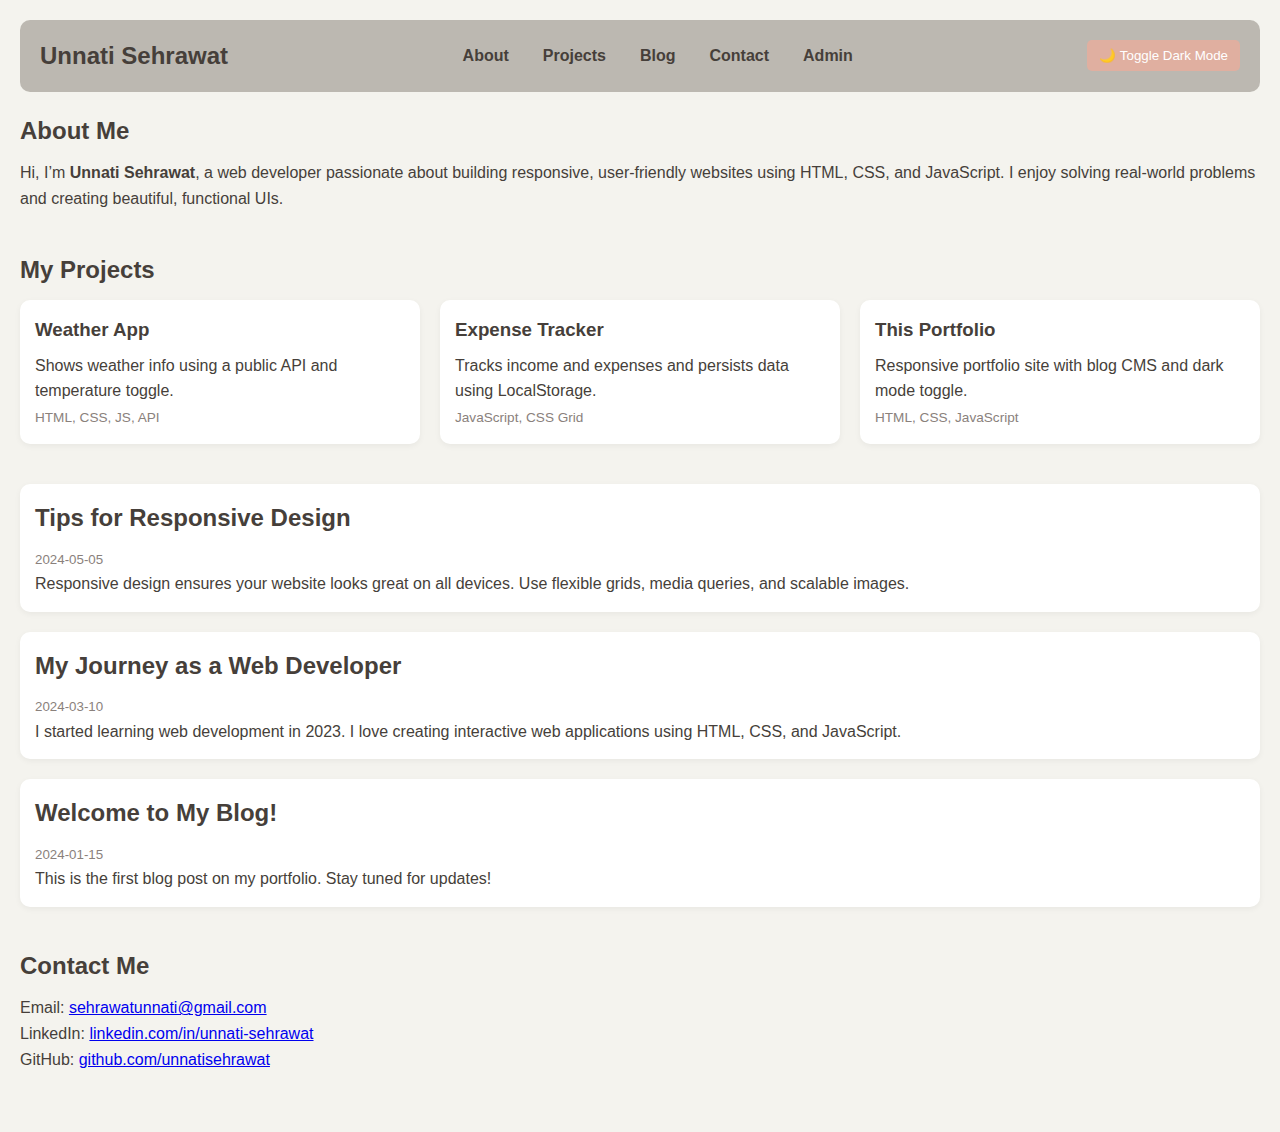
<file: index.html>
<!DOCTYPE html>
<html lang="en">
<head>
  <meta charset="UTF-8" />
  <meta name="viewport" content="width=device-width, initial-scale=1.0"/>
  <title>Unnati Sehrawat - Portfolio</title>
  <link rel="stylesheet" href="style.css" />
</head>
<body>
  <header>
    <h1>Unnati Sehrawat</h1>
    <nav>
      <a href="#about">About</a>
      <a href="#projects">Projects</a>
      <a href="#blog">Blog</a>
      <a href="#contact">Contact</a>
      <a href="admin.html">Admin</a>
    </nav>
    <button id="themeToggle">🌙 Toggle Dark Mode</button>
  </header>

  <main id="content">
    <section id="about">
      <h2>About Me</h2>
      <p>
        Hi, I’m <strong>Unnati Sehrawat</strong>, a web developer passionate about building responsive, user-friendly websites using HTML, CSS, and JavaScript. I enjoy solving real-world problems and creating beautiful, functional UIs.
      </p>
    </section>

    <section id="projects">
      <h2>My Projects</h2>
      <div class="project-grid"></div>
    </section>

    <section id="blog">
      <h2>Blog Posts</h2>
      <!-- Blog posts will be injected here -->
    </section>

    <section id="contact">
      <h2>Contact Me</h2>
      <p>Email: <a href="mailto:sehrawatunnati@gmail.com">sehrawatunnati@gmail.com</a></p>
      <p>LinkedIn: <a href="https://linkedin.com/in/unnati-sehrawat-5b7243293" target="_blank">linkedin.com/in/unnati-sehrawat</a></p>
      <p>GitHub: <a href="https://github.com/unnatisehrawat" target="_blank">github.com/unnatisehrawat</a></p>
    </section>
  </main>

  <script src="script.js"></script>
</body>
</html>
</file>
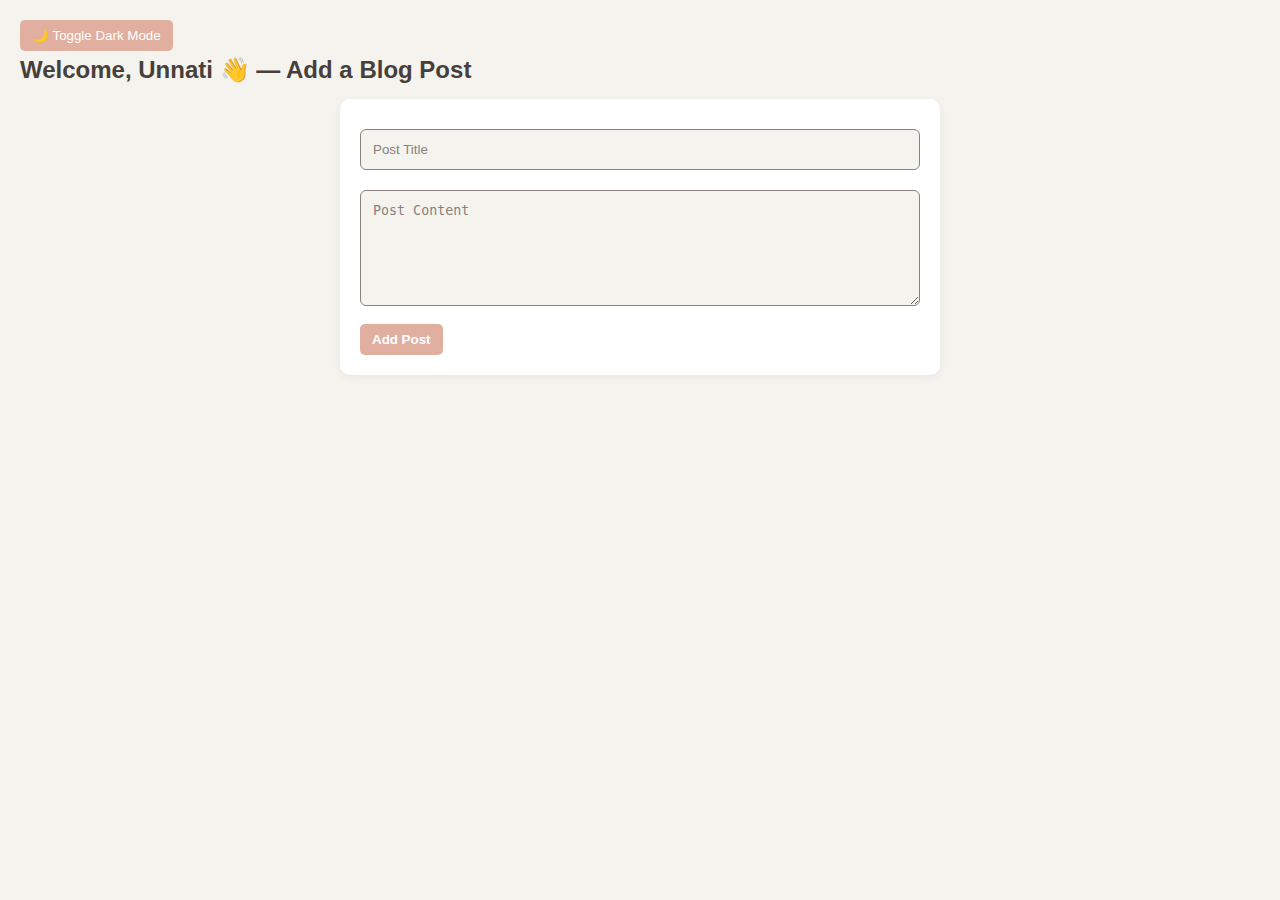
<file: admin.html>
<!DOCTYPE html>
<html lang="en">
<head>
  <meta charset="UTF-8"/>
  <meta name="viewport" content="width=device-width, initial-scale=1.0"/>
  <title>Admin - Unnati Sehrawat</title>
  <link rel="stylesheet" href="style.css"/>
</head>
<body>
  <button id="themeToggle">🌙 Toggle Dark Mode</button>
  <h2>Welcome, Unnati 👋 — Add a Blog Post</h2>

  <form id="postForm">
    <input type="text" id="title" placeholder="Post Title" required/>
    <textarea id="content" placeholder="Post Content" rows="6" required></textarea>
    <button type="submit">Add Post</button>
  </form>

  <script>
    const form = document.getElementById("postForm");
    form.addEventListener("submit", function(e) {
      e.preventDefault();
      const title = document.getElementById("title").value;
      const content = document.getElementById("content").value;

      const posts = JSON.parse(localStorage.getItem("blogPosts")) || [];
      posts.push({ title, content, date: new Date().toLocaleDateString() });

      localStorage.setItem("blogPosts", JSON.stringify(posts));
      alert("Post added!");
      form.reset();
    });

    const toggle = document.getElementById("themeToggle");
    if (toggle) {
      toggle.addEventListener("click", () => {
        document.body.classList.toggle("dark");
        localStorage.setItem("theme", document.body.classList.contains("dark") ? "dark" : "light");
      });

      if (localStorage.getItem("theme") === "dark") {
        document.body.classList.add("dark");
      }
    }
  </script>
</body>
</html>
</file>
<file: style.css>
* {
  margin: 0;
  padding: 0;
  box-sizing: border-box;
}

body {
  font-family: 'Segoe UI', sans-serif;
  background: #F4F3EE;
  color: #463F3A;
  line-height: 1.6;
  padding: 20px;
}

header {
  display: flex;
  justify-content: space-between;
  align-items: center;
  flex-wrap: wrap;
  background: #BCB8B1;
  padding: 15px 20px;
  border-radius: 10px;
  margin-bottom: 20px;
}

header h1 {
  font-size: 24px;
}

nav {
  display: flex;
  flex-wrap: wrap;
  gap: 10px;
}

nav a {
  text-decoration: none;
  color: #463F3A;
  padding: 8px 12px;
  border-radius: 5px;
  font-weight: bold;
  transition: all 0.3s ease;
}

nav a:hover {
  background: #E0AFA0;
  color: #fff;
}

button {
  padding: 8px 12px;
  background: #E0AFA0;
  border: none;
  border-radius: 5px;
  color: #fff;
  cursor: pointer;
  transition: all 0.3s ease;
}

button:hover {
  background: #bc8c7e;
  transform: scale(1.05);
}

/* Sections */
section {
  margin-bottom: 40px;
}

h2 {
  margin-bottom: 10px;
}

/* Project Grid */
.project-grid {
  display: grid;
  gap: 20px;
  grid-template-columns: 1fr;
}

.project-card {
  background: #fff;
  border-radius: 10px;
  padding: 15px;
  box-shadow: 0 2px 6px rgba(0,0,0,0.05);
  transition: transform 0.3s ease;
}

.project-card:hover {
  transform: translateY(-5px);
}

.project-card h3 {
  margin-bottom: 8px;
  color: #463F3A;
}

.project-card span {
  font-size: 0.85rem;
  color: #8A817C;
}

/* Blog */
#blog article {
  background: #fff;
  padding: 15px;
  border-radius: 10px;
  margin-bottom: 20px;
  box-shadow: 0 2px 6px rgba(0,0,0,0.05);
  animation: fadeIn 0.6s ease-out forwards;
}

#blog article h2 {
  margin-bottom: 8px;
  color: #463F3A;
}

#blog article small {
  color: #8A817C;
}

/* Form */
form {
  background: #fff;
  padding: 20px;
  max-width: 600px;
  margin: 0 auto;
  border-radius: 10px;
  box-shadow: 0 2px 8px rgba(0,0,0,0.05);
}

form input,
form textarea {
  width: 100%;
  padding: 12px;
  margin: 10px 0;
  border: 1px solid #8A817C;
  border-radius: 6px;
  background: #F4F3EE;
  color: #463F3A;
}

form input::placeholder,
form textarea::placeholder {
  color: #8A817C;
  opacity: 1;
}

form button {
  background: #E0AFA0;
  color: #fff;
  font-weight: bold;
}

/* Animations */
@keyframes fadeIn {
  from {
    opacity: 0;
    transform: translateY(10px);
  }
  to {
    opacity: 1;
    transform: translateY(0);
  }
}

/* Responsive */
@media (min-width: 600px) {
  .project-grid {
    grid-template-columns: 1fr 1fr;
  }
  .vlog-list {
    grid-template-columns: 1fr 1fr;
  }
}

@media (min-width: 900px) {
  .project-grid {
    grid-template-columns: 1fr 1fr 1fr;
  }
  .vlog-list {
    grid-template-columns: 1fr 1fr 1fr;
  }
}

/* Dark Mode */
body.dark {
  background: #463F3A;
  color: #F4F3EE;
}

body.dark header {
  background: #8A817C;
}

body.dark nav a {
  color: #F4F3EE;
}

body.dark nav a:hover {
  background: #E0AFA0;
  color: #463F3A;
}

body.dark .project-card,
body.dark form,
body.dark article {
  background: #BCB8B1;
  color: #463F3A; /* darker text for better contrast */
}

body.dark .project-card h3 {
  color: #2F2A27;
  text-shadow: 0 0 2px #E0AFA0;
}

body.dark .project-card p,
body.dark .project-card span {
  color: #463F3A;
}

body.dark input,
body.dark textarea {
  background: #8A817C;
  color: #F4F3EE;
}

/* Placeholder color for inputs and textareas in dark mode */
body.dark input::placeholder,
body.dark textarea::placeholder {
  color: #E0AFA0;
  opacity: 1;
}

/* Links in dark mode */
body.dark a {
  color: #E0AFA0; /* Light warm pink from your palette */
  text-decoration: underline;
}

body.dark a:hover {
  color: #F4F3EE; /* Lighter for hover */
}

/* Vlog cards if used */
.vlog-list {
  display: grid;
  gap: 15px;
  grid-template-columns: 1fr;
  margin-top: 15px;
}

.vlog-card {
  background: #fff;
  padding: 15px;
  border-radius: 10px;
  box-shadow: 0 2px 6px rgba(0,0,0,0.05);
  transition: transform 0.3s ease;
}

.vlog-card:hover {
  transform: translateY(-5px);
}

.vlog-card h3 {
  margin-bottom: 8px;
  color: #463F3A;
}

.vlog-card a {
  text-decoration: none;
  color: #E0AFA0;
  font-weight: bold;
}

.vlog-card a:hover {
  color: #bc8c7e;
}

/* Dark mode for vlogs */
body.dark .vlog-card {
  background: #BCB8B1;
  color: #463F3A;
}

body.dark .vlog-card h3 {
  color: #2F2A27;
  text-shadow: 0 0 2px #E0AFA0;
}

body.dark .vlog-card a {
  color: #E0AFA0;
}

body.dark .vlog-card a:hover {
  color: #bc8c7e;
}
</file>
